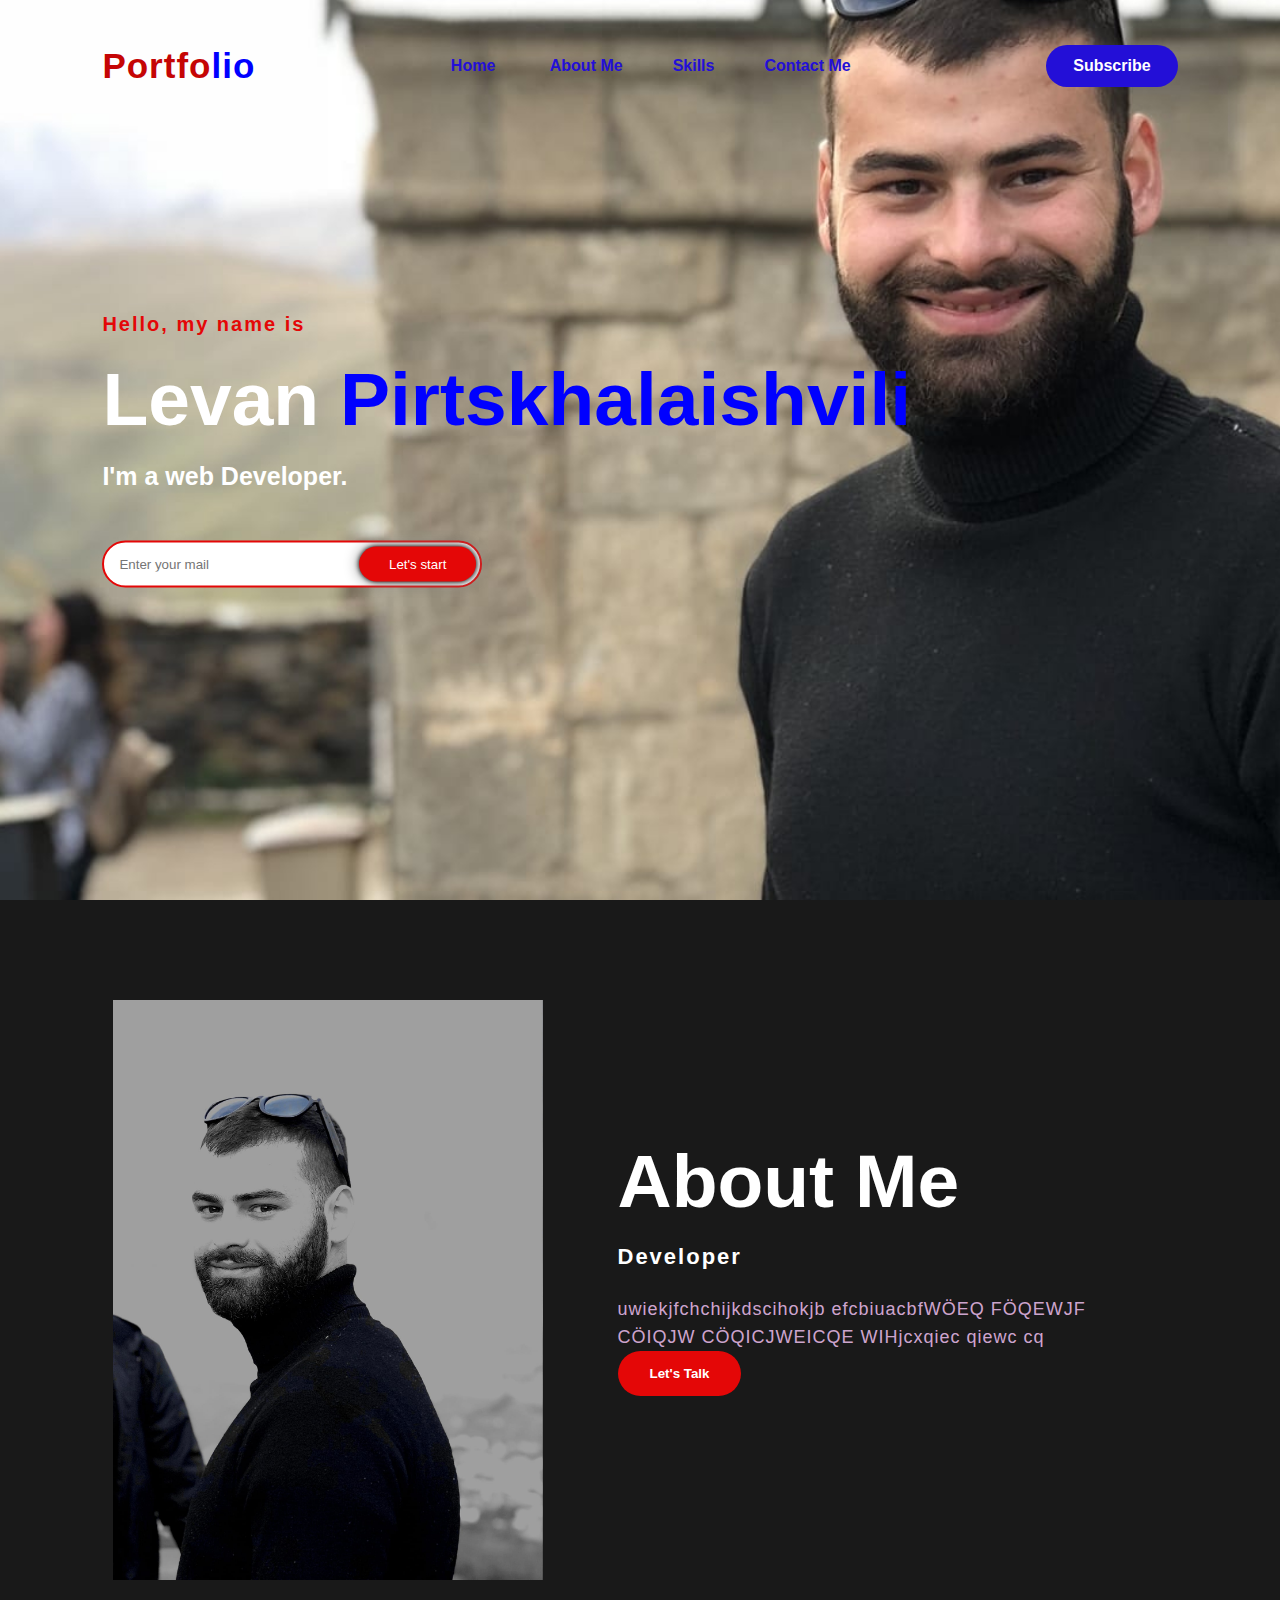
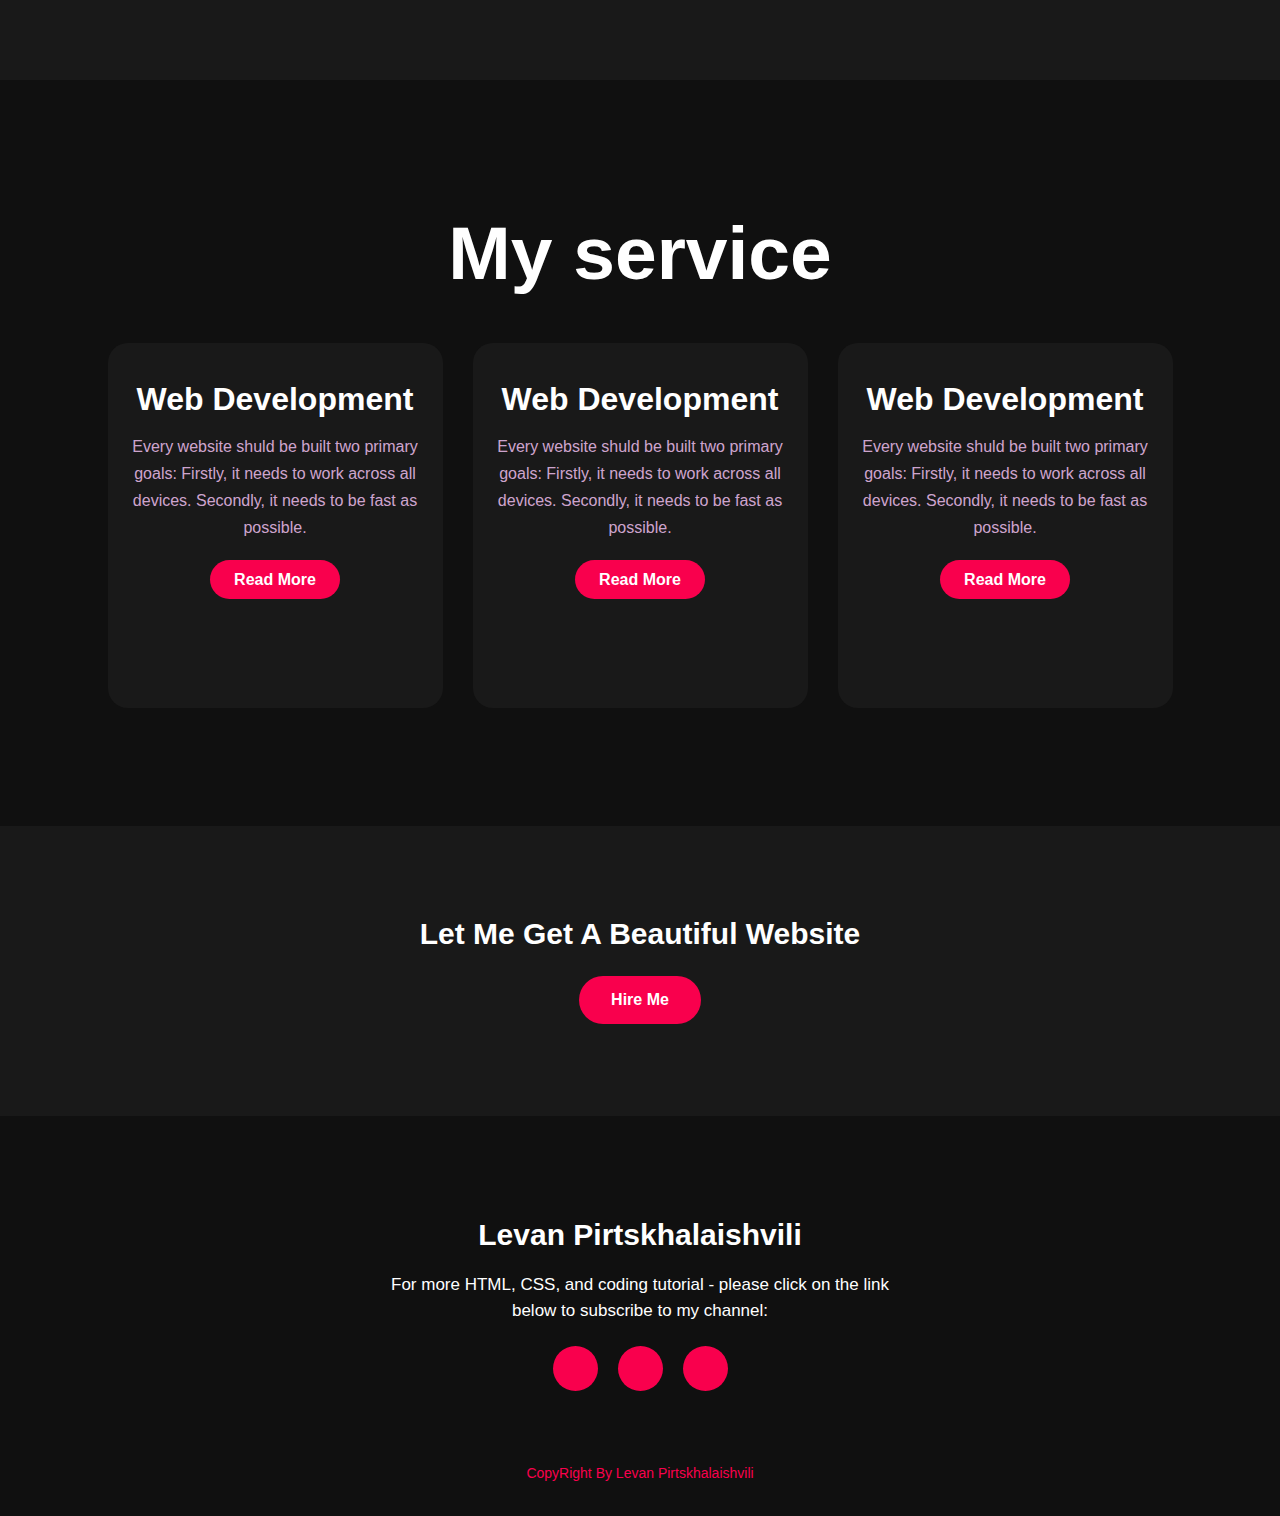
<file: index.html>
<!DOCTYPE html>
<html>
  <head>
    <link rel="stylesheet" href="https://fonts.googleapis.com/css2?family=Material+Symbols+Outlined:opsz,wght,FILL,GRAD@20..48,100..700,0..1,-50..200" />
    <link rel="stylesheet" href="resume.css">
    <link rel="stylesheet" href="https://cdnjs.cloudflare.com/ajax/libs/font-awesome/6.4.0/css/all.min.css" integrity="sha512-iecdLmaskl7CVkqkXNQ/ZH/XLlvWZOJyj7Yy7tcenmpD1ypASozpmT/E0iPtmFIB46ZmdtAc9eNBvH0H/ZpiBw==" crossorigin="anonymous" referrerpolicy="no-referrer" />
    <title>Personal information</title>
  </head>
  <body>
    <div class="hero">
        <nav>
          <h2 class="logo">Portfo<span>lio</span></h2>
          <ul>
              <li><a href="#">Home</a></li>
              <li><a href="#">About Me</a></li><li><a href="#">Skills</a></li><li><a href="#">Contact Me</a></li>
          </ul>
          <a href="#" class="btn">Subscribe</a>
        </nav>

        <div class="content">
          <h4>Hello, my name is</h4>
          <h1>Levan <span>Pirtskhalaishvili</span></h1>
          <h3>I'm a web Developer.</h3>
          <div class="newslatter">
              <form>
                <input type="email" name="email" id="mail" placeholder="Enter your mail">
                <input type="submit" name="submit"    value="Let's start">

              </form>
          </div>
    </div>
</div>

<!--About section start-->
<section class="about">
  <div class="main">
    <img src="picture1.jpg">
    <div class="About-text">
      <h2>About me</h2>
      <h5>developer</h5>
      <p>uwiekjfchchijkdscihokjb efcbiuacbfWÖEQ FÖQEWJF CÖIQJW CÖQICJWEICQE   WIHjcxqiec qiewc cq <button type="button">Let's Talk</button></p>
    </div>
  </div>
</section>
<!--service section-->
<div class="service">
  <div class="title">
    <h2>My service</h2>
  </div>

  <div class="box">
    <div class="card">
      <i class="fas fa-bars"></i>
      <h5>Web Development</h5>
      <div class="pra">
        <p>Every website shuld be built two primary goals: Firstly, it needs to work across all devices. Secondly, it needs to be fast as possible.</p>

        <p style="text-align: center;"><a class="button" href="#">Read More</a></p>
      </div> 
    </div>     


  <div class="card">
    <i class="fas fa-user"></i>
    <h5>Web Development</h5>
    <div class="pra">
      <p>Every website shuld be built two primary goals: Firstly, it needs to work across all devices. Secondly, it needs to be fast as possible.</p>

      <p style="text-align: center;"><a class="button" href="#">Read More</a></p>
    </div> 
  </div> 


  <div class="card">
    <i class="fas fa-bell"></i>
    <h5>Web Development</h5>
    <div class="pra">
      <p>Every website shuld be built two primary goals: Firstly, it needs to work across all devices. Secondly, it needs to be fast as possible.</p>

      <p style="text-align: center;"><a class="button" href="#">Read More</a></p>
    </div> 
  </div> 
</div>
</div>
<!--Contact Me-->

<div class="contact-me">
    <p>Let Me Get A Beautiful Website</p>
<a class="button-two" href="#">Hire Me</a>
</div>

<!--footer start-->

<footer>
<p>Levan Pirtskhalaishvili</p>
<p>For more HTML, CSS, and coding tutorial - please click on the link below to subscribe to my channel:</p>
<div class="social">
  <a href="#"><i class="fab fa-facebook"></i></a>
  <a href="#"><i class="fab fa-instagram"></i></a>
  <a href="#"><i class="fab fa-facebook-messenger"></i></a>
</div>
<p class="end">CopyRight By Levan Pirtskhalaishvili</p>
</footer>

  </body>
</html>
</file>
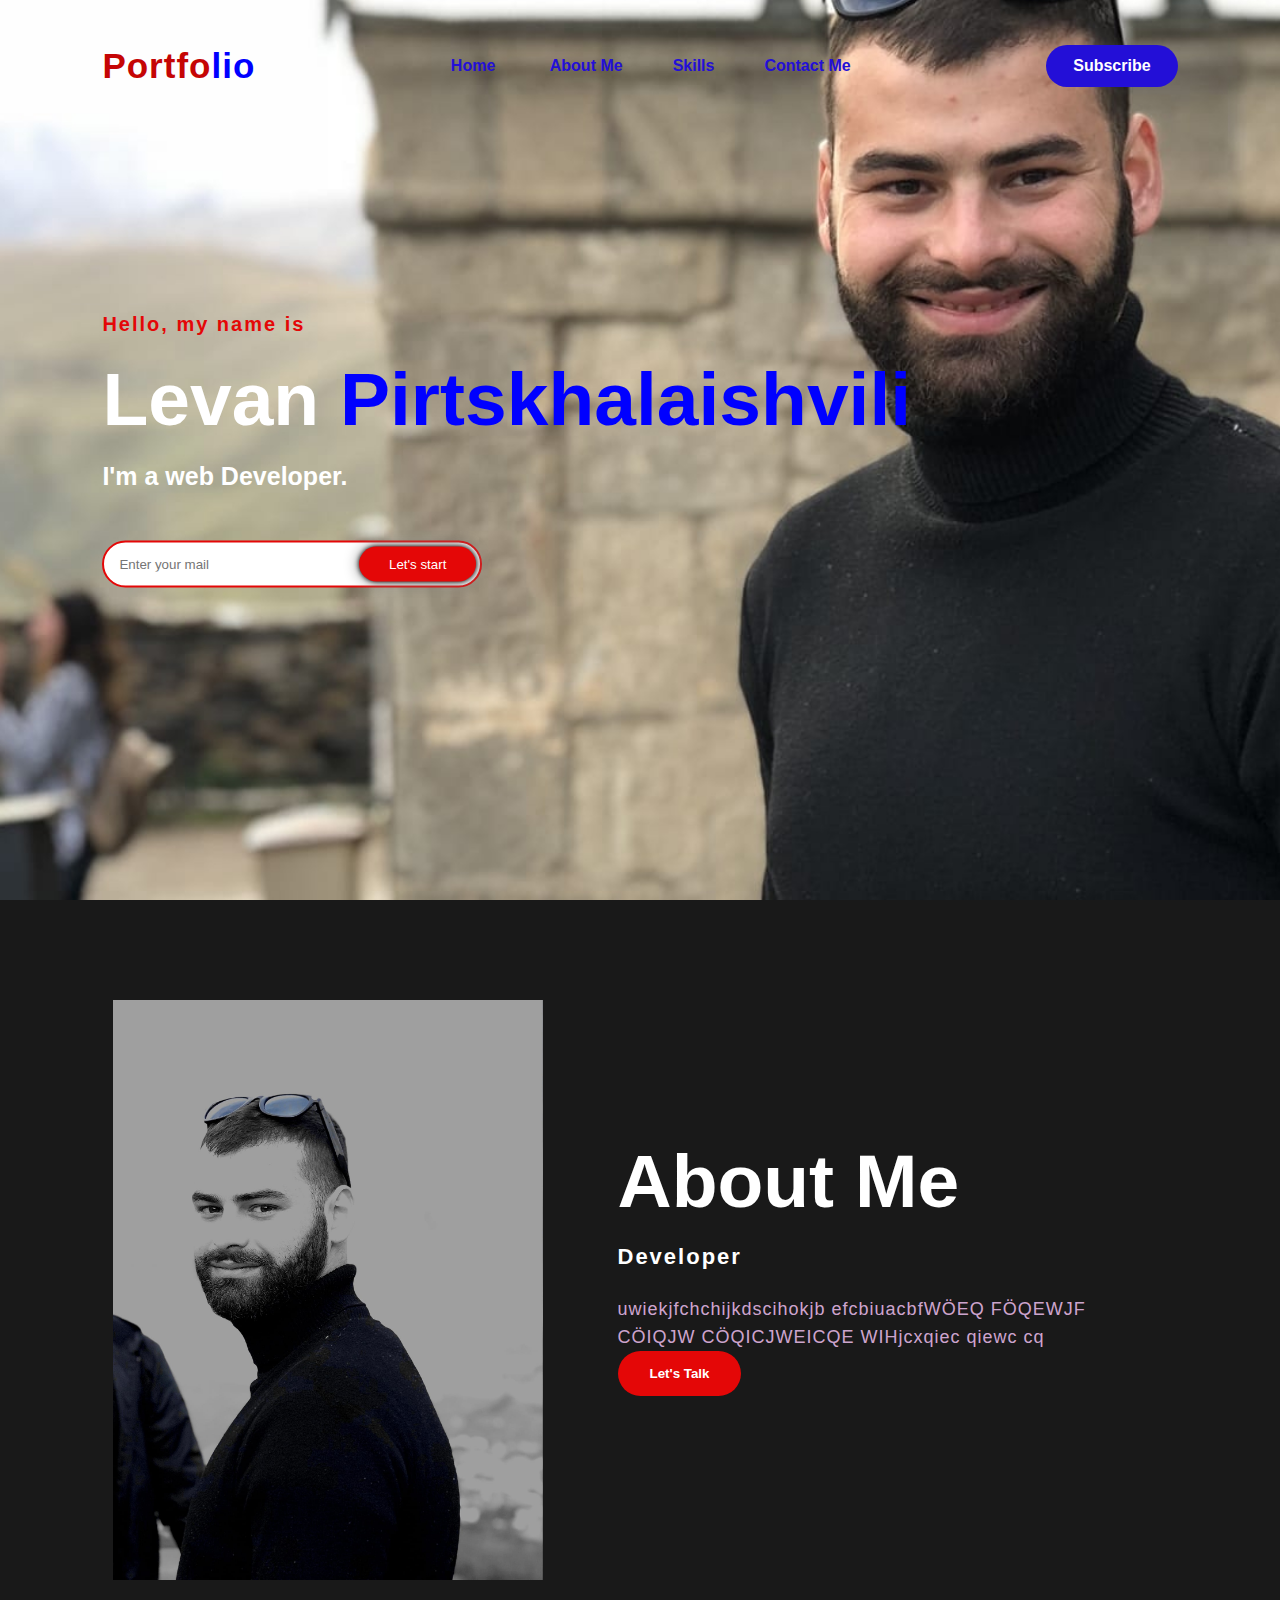
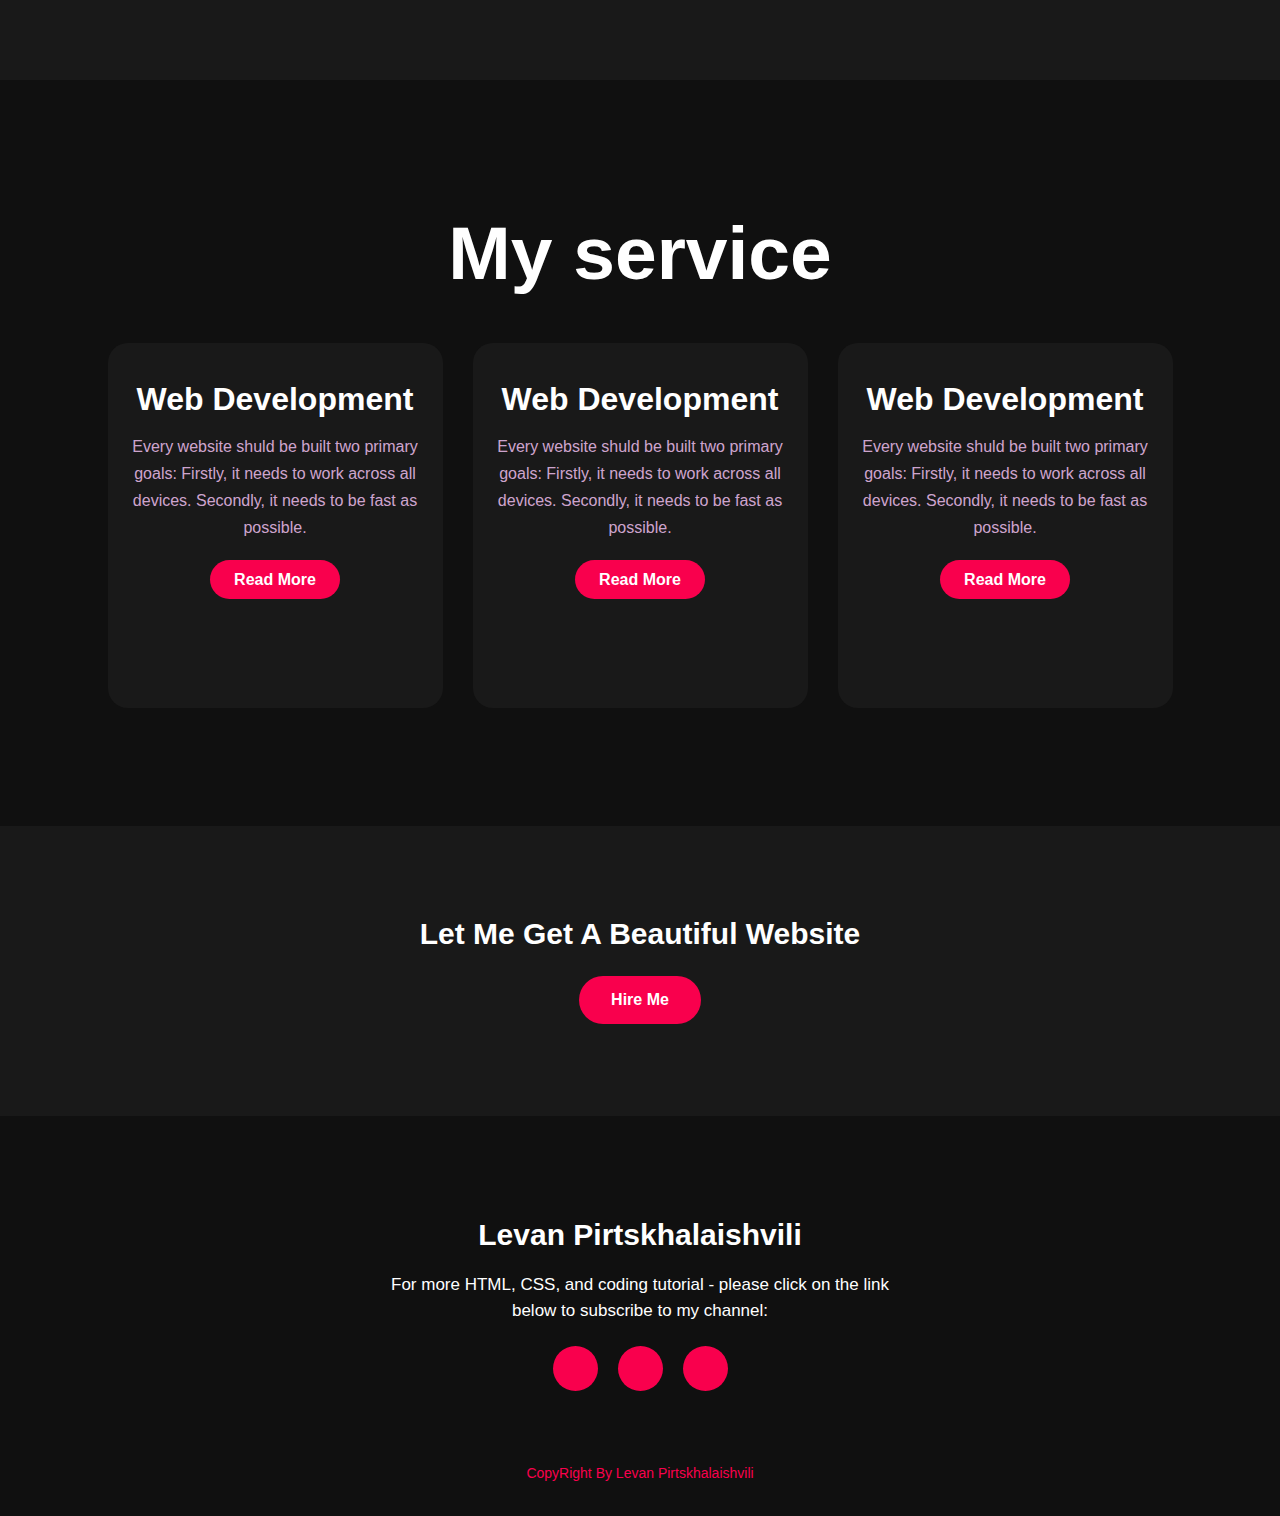
<file: resume.html>
<!DOCTYPE html>
<html>
  <head>
    <link rel="stylesheet" href="https://fonts.googleapis.com/css2?family=Material+Symbols+Outlined:opsz,wght,FILL,GRAD@20..48,100..700,0..1,-50..200" />
    <link rel="stylesheet" href="/resume.css">
    <link rel="stylesheet" href="https://cdnjs.cloudflare.com/ajax/libs/font-awesome/6.4.0/css/all.min.css" integrity="sha512-iecdLmaskl7CVkqkXNQ/ZH/XLlvWZOJyj7Yy7tcenmpD1ypASozpmT/E0iPtmFIB46ZmdtAc9eNBvH0H/ZpiBw==" crossorigin="anonymous" referrerpolicy="no-referrer" />
    <title>Personal information</title>
  </head>
  <body>
    <div class="hero">
        <nav>
          <h2 class="logo">Portfo<span>lio</span></h2>
          <ul>
              <li><a href="#">Home</a></li>
              <li><a href="#">About Me</a></li><li><a href="#">Skills</a></li><li><a href="#">Contact Me</a></li>
          </ul>
          <a href="#" class="btn">Subscribe</a>
        </nav>

        <div class="content">
          <h4>Hello, my name is</h4>
          <h1>Levan <span>Pirtskhalaishvili</span></h1>
          <h3>I'm a web Developer.</h3>
          <div class="newslatter">
              <form>
                <input type="email" name="email" id="mail" placeholder="Enter your mail">
                <input type="submit" name="submit"    value="Let's start">

              </form>
          </div>
    </div>
</div>

<!--About section start-->
<section class="about">
  <div class="main">
    <img src="/picture1.jpg">
    <div class="About-text">
      <h2>About me</h2>
      <h5>developer</h5>
      <p>uwiekjfchchijkdscihokjb efcbiuacbfWÖEQ FÖQEWJF CÖIQJW CÖQICJWEICQE   WIHjcxqiec qiewc cq <button type="button">Let's Talk</button></p>
    </div>
  </div>
</section>
<!--service section-->
<div class="service">
  <div class="title">
    <h2>My service</h2>
  </div>

  <div class="box">
    <div class="card">
      <i class="fas fa-bars"></i>
      <h5>Web Development</h5>
      <div class="pra">
        <p>Every website shuld be built two primary goals: Firstly, it needs to work across all devices. Secondly, it needs to be fast as possible.</p>

        <p style="text-align: center;"><a class="button" href="#">Read More</a></p>
      </div> 
    </div>     


  <div class="card">
    <i class="fas fa-user"></i>
    <h5>Web Development</h5>
    <div class="pra">
      <p>Every website shuld be built two primary goals: Firstly, it needs to work across all devices. Secondly, it needs to be fast as possible.</p>

      <p style="text-align: center;"><a class="button" href="#">Read More</a></p>
    </div> 
  </div> 


  <div class="card">
    <i class="fas fa-bell"></i>
    <h5>Web Development</h5>
    <div class="pra">
      <p>Every website shuld be built two primary goals: Firstly, it needs to work across all devices. Secondly, it needs to be fast as possible.</p>

      <p style="text-align: center;"><a class="button" href="#">Read More</a></p>
    </div> 
  </div> 
</div>
</div>
<!--Contact Me-->

<div class="contact-me">
    <p>Let Me Get A Beautiful Website</p>
<a class="button-two" href="#">Hire Me</a>
</div>

<!--footer start-->

<footer>
<p>Levan Pirtskhalaishvili</p>
<p>For more HTML, CSS, and coding tutorial - please click on the link below to subscribe to my channel:</p>
<div class="social">
  <a href="#"><i class="fab fa-facebook"></i></a>
  <a href="#"><i class="fab fa-instagram"></i></a>
  <a href="#"><i class="fab fa-facebook-messenger"></i></a>
</div>
<p class="end">CopyRight By Levan Pirtskhalaishvili</p>
</footer>

  </body>
</html>
</file>
<file: resume.css>
*{
    padding: 0;
    margin: 0;
    font-family: 'Josefin Sans', sans-serif;
    box-sizing: border-box;
  }
  .hero{
    height: 100vh;
    width: 100%;
    background-image: url(picture.jpg);
    background-size: cover;
    background-position: center;
  }
  nav{
    display: flex;
    align-items: center;
    justify-content: space-between;
    padding-top: 45px;
    padding-left: 8%;
    padding-right: 8%;
  }
  .logo{
    color: rgb(197, 5, 5);
    font-size: 35px;
    letter-spacing: 1px;
    cursor: pointer;

  }
  span{
    color: blue;
  }
  nav ul li{
    list-style-type: none;
    display: inline-block;
    padding: 10px 25px;
  }
  nav ul li a{
    color: rgb(35, 15, 215);
    text-decoration: none;
    font-weight: bold;
    text-transform: capitalize;
  }
  nav ul li a:hover{
    color: rgb(241, 218, 46);
    transition: 0.4s;
  }
.btn{
  background-color: rgb(35, 15, 215);
  color:white ;
  text-decoration: none;
  border: 2px solid transparent;
  font-weight: bold;
  padding: 10px 25px;
  border-radius: 30px;
  transition: transform 0.4s;
  transition: 0.1s;
}

.btn:hover{
  transform: scale(1.2);
}
.btn:active{
  transform: scale(1);
  background-color: red;
}
.content{
  position: absolute;
  top: 50%;
  left: 8%;
  transform: translateY(-50%);
}
h1{
  color: white;
  margin: 20px 0px 20px;
  font-size: 75px;
}
h3{
  color: white;
  font-size: 25px;
  margin-bottom: 50px;
}
h4{
  color: rgb(228, 7, 7);
  letter-spacing: 2px;
  font-size: 20px;
}
.newslatter form{
  width: 380px;
  max-width: 100%;
  position: relative;
}
.newslatter form input:first-child{
  display: inline-block;
  width: 100%;
  padding: 14px 130px 14px 15px;
  border: 2px solid rgb(228, 7, 7);
  outline: none;
  border-radius: 30px;
}
.newslatter form input:last-child:hover{
  transition: 0.1s;
  transform: scale(1.2);
}
.newslatter form input:last-child:active{
  background-color: blue;
  transform: scale(1);
}
.newslatter form input:last-child{
  position: absolute;
  display: inline-block;
  outline: none;
  border: none;
  padding: 10px 30px;
  border-radius: 30px;
  background-color:rgb(228, 7, 7);
  color: white;
  box-shadow: 0px 0px 5px #000, 0px 0px 15px #858585;
  top: 6px;
  right: 6px;
}
.about{
  width: 100%;
  padding: 100px 0px;
  background-color: #191919;
}
.about img{
  height: auto;
  width: 430px;
}
.About-text{
  width: 550px;
}
.main{
  width: 1130px;
  max-width: 95%;
  margin: 0 auto;
  display: flex;
  align-items: center;
  justify-content: space-around;
}
.About-text h2{
  color: white;
  font-size: 75px;
  text-transform: capitalize;
  margin-bottom: 20px;
}
.About-text h5{
  color: white;
  letter-spacing: 2px;
  font-size: 22px;
  margin-bottom: 25px;
  text-transform: capitalize;
}

.About-text p{
  color: #fcfc;
  letter-spacing: 1px;
  line-height: 28px;
  font-size: 18px;
  margin-bottom: 45px;
}
button{
  background-color: rgb(228, 7, 7);
  color: white;
  text-decoration: none;
  border: 2px solid transparent;
  font-weight: bold;
  padding: 13px 30px;
  border-radius: 30px;
  transition: 0.4s;
}
button:hover{
  background-color: transparent;
  border: 2px solid rgb(228, 7, 7);
  cursor: pointer;
}

.service{
  background-color: #101010;
  width: 100%;
  padding: 100px 0px;
}
.title h2{
  color: white;
  font-size: 75px;
  width: 1130px;
  margin: 30px auto;
  text-align: center;
}
.box{
  display: flex;
  justify-content: center;
  align-items: center;
  min-height: 400px;
}


.card {
  height: 365px ;
  width: 335px;
  padding: 20px 20px;
  background: #191919;
  border-radius: 20px;
  margin: 15px;
  position: relative;
  overflow: hidden;
  text-align: center;
}
.card i{
  font-size: 50px;
  display: block;
  text-align: center;
  margin: 18px 7px;
  color: rgb(228, 7, 7);
}
h5{
  color: white;
  font-size: 32px;
  margin-bottom: 15px;
}
.pra p{
  color: #fcfc;
  font-size: 16px;
  line-height: 27px;
  margin-bottom: 25px;
}
.card .button{
  background-color: #f9004d;
  color: white;
  text-decoration: none;
  border: 2px solid transparent;
  font-weight: bold;
  padding: 9px 22px;
  border-radius: 30px;
  transition: .4s;
}
.card .button:hover{
  background-color: transparent;
  border: 2px solid rgb(228, 7, 7);
  cursor: pointer;
}
.contact-me{
  width: 100%;
  height: 290px;
  background: #191919;
  display: flex;
  align-items: center;
  flex-direction: column;
  justify-content: center;

}
.contact-me p{
  color: white;
  font-size: 30px;
  font-weight: bold;
  margin-bottom: 25px;
}
.contact-me .button-two{
  background-color: #f9004d;
  color: white;
  text-decoration: none;
  border: 2px solid transparent;
  font-weight: bold;
  padding: 13px 30px;
  border-radius: 30px;
  transition: 0.4s;
}
.contact-me .button-two:hover{
  background-color: transparent;
  border: 2px solid #f9004d;
  cursor: pointer;
}
footer{
  position: relative;
  width: 100%;
  height: 400px;
  background: #101010;
  display: flex;
  flex-direction: column;
  align-items: center;
  justify-content: center;
}
footer p:nth-child(1){
  font-size: 30px;
  color: white;
  margin-bottom: 20px;
  font-weight: bold;
}
footer p:nth-child(2){
  color: white;
  font-size: 17px;
  width: 500px;
  text-align: center;
  line-height: 26px;
}
.social{
  display: flex;
}
.social a{
  width: 45px;
  height: 45px;
  display: flex;
  align-items: center;
  justify-content: center;
  background: #f9004d;
  border-radius: 50%;
  margin: 22px 10px;
  color: white;
  text-decoration: none;
}
.social a:hover{
  transform: scale(1.3);
  transition: 0.3s;
}
.end{
  position: absolute;
  color: #f9004d;
  bottom: 35px;
  font-size: 14px;
}
</file>
